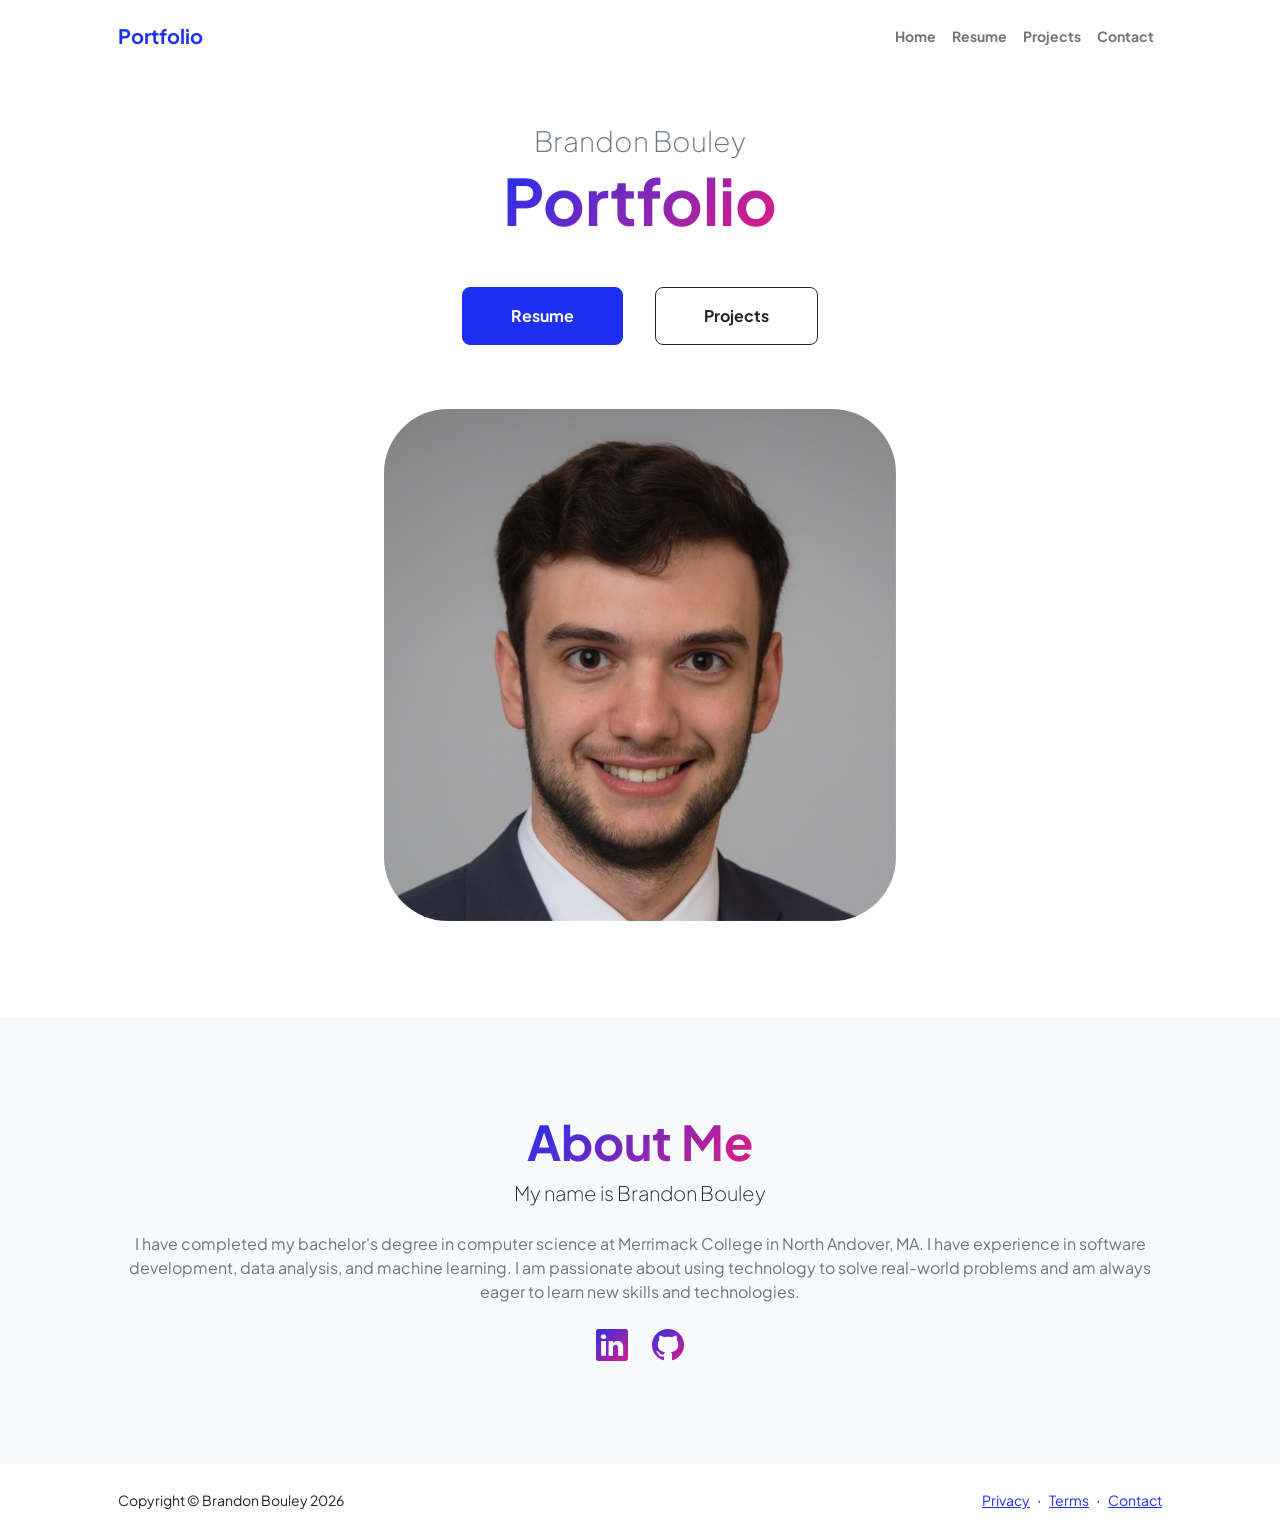
<file: index.html>
<!doctype html>
<html lang="en">
  <head>
    <meta charset="utf-8" />
    <meta
      name="viewport"
      content="width=device-width, initial-scale=1, shrink-to-fit=no"
    />
    <meta name="description" content="" />
    <meta name="author" content="" />
    <title>Personal - Start Bootstrap Theme</title>
    <!-- Favicon-->
    <link rel="icon" type="image/x-icon" href="assets/favicon.ico" />
    <!-- Custom Google font-->
    <link rel="preconnect" href="https://fonts.googleapis.com" />
    <link rel="preconnect" href="https://fonts.gstatic.com" crossorigin />
    <link
      href="https://fonts.googleapis.com/css2?family=Plus+Jakarta+Sans:wght@100;200;300;400;500;600;700;800;900&amp;display=swap"
      rel="stylesheet"
    />
    <!-- Bootstrap icons-->
    <link
      href="https://cdn.jsdelivr.net/npm/bootstrap-icons@1.8.1/font/bootstrap-icons.css"
      rel="stylesheet"
    />
    <!-- Core theme CSS (includes Bootstrap)-->
    <link href="css/styles.css" rel="stylesheet" />
  </head>
  <body class="d-flex flex-column h-100">
    <main class="flex-shrink-0">
      <!-- Navigation-->
      <nav class="navbar navbar-expand-lg navbar-light bg-white py-3">
        <div class="container px-5">
          <a class="navbar-brand" href="index.html"
            ><span class="fw-bolder text-primary">Portfolio</span></a
          >
          <button
            class="navbar-toggler"
            type="button"
            data-bs-toggle="collapse"
            data-bs-target="#navbarSupportedContent"
            aria-controls="navbarSupportedContent"
            aria-expanded="false"
            aria-label="Toggle navigation"
          >
            <span class="navbar-toggler-icon"></span>
          </button>
          <div class="collapse navbar-collapse" id="navbarSupportedContent">
            <ul class="navbar-nav ms-auto mb-2 mb-lg-0 small fw-bolder">
              <li class="nav-item">
                <a class="nav-link" href="index.html">Home</a>
              </li>
              <li class="nav-item">
                <a class="nav-link" href="resume.html">Resume</a>
              </li>
              <li class="nav-item">
                <a class="nav-link" href="projects.html">Projects</a>
              </li>
              <li class="nav-item">
                <a class="nav-link" href="contact.html">Contact</a>
              </li>
            </ul>
          </div>
        </div>
      </nav>
      <!-- Header-->
      <header class="py-5">
        <div class="container px-5 pb-5">
          <div class="row gx-5 align-items-center">
            <div class="col-xxl-5">
              <!-- Header text content-->
              <div class="text-center text-xxl-start">
                <div class="fs-3 fw-light text-muted">Brandon Bouley</div>
                <h1 class="display-3 fw-bolder mb-5">
                  <span class="text-gradient d-inline">Portfolio</span>
                </h1>
                <div
                  class="d-grid gap-3 d-sm-flex justify-content-sm-center justify-content-xxl-start mb-3"
                >
                  <a
                    class="btn btn-primary btn-lg px-5 py-3 me-sm-3 fs-6 fw-bolder"
                    href="resume.html"
                    >Resume</a
                  >
                  <a
                    class="btn btn-outline-dark btn-lg px-5 py-3 fs-6 fw-bolder"
                    href="projects.html"
                    >Projects</a
                  >
                </div>
              </div>
            </div>
            <div class="col-xxl-7">
              <!-- Header profile picture-->
              <div class="d-flex justify-content-center mt-5 mt-xxl-0">
                <div class="profile bg-gradient-primary-to-secondary">
                  <!-- TIP: For best results, use a photo with a transparent background like the demo example below-->
                  <!-- Watch a tutorial on how to do this on YouTube (link)-->
                  <img
                    class="profile-img"
                    src="./assets/linkedinProfile.jpg"
                    alt="..."
                  />
                </div>
              </div>
            </div>
          </div>
        </div>
      </header>
      <!-- About Section-->
      <section class="bg-light py-5">
        <div class="container px-5">
          <div class="row gx-5 justify-content-center">
            <div class="col-xxl-8">
              <div class="text-center my-5">
                <h2 class="display-5 fw-bolder">
                  <span class="text-gradient d-inline">About Me</span>
                </h2>
                <p class="lead fw-light mb-4">My name is Brandon Bouley</p>
                <p class="text-muted">
                  I have completed my bachelor's degree in computer science at
                  Merrimack College in North Andover, MA. I have experience in
                  software development, data analysis, and machine learning. I
                  am passionate about using technology to solve real-world
                  problems and am always eager to learn new skills and
                  technologies.
                </p>
                <div class="d-flex justify-content-center fs-2 gap-4">
                  <a
                    class="text-gradient"
                    href="https://www.linkedin.com/in/brandon-bouley/"
                    ><i class="bi bi-linkedin"></i
                  ></a>
                  <a class="text-gradient" href="https://github.com/BrandonTB22"
                    ><i class="bi bi-github"></i
                  ></a>
                </div>
              </div>
            </div>
          </div>
        </div>
      </section>
    </main>
    <!-- Footer-->
     <footer class="bg-white py-4 mt-auto">
      <div class="container px-5">
        <div
          class="row align-items-center justify-content-between flex-column flex-sm-row"
        >
          <div class="col-auto">
            <div class="small m-0">Copyright &copy; Brandon Bouley 2026</div>
          </div>
          <div class="col-auto">
            <a class="small" href="#!">Privacy</a>
            <span class="mx-1">&middot;</span>
            <a class="small" href="#!">Terms</a>
            <span class="mx-1">&middot;</span>
            <a class="small" href="#!">Contact</a>
          </div>
        </div>
      </div>
    </footer>
    <!-- Bootstrap core JS-->
    <script src="https://cdn.jsdelivr.net/npm/bootstrap@5.2.3/dist/js/bootstrap.bundle.min.js"></script>
    <!-- Core theme JS-->
    <script src="js/scripts.js"></script>
  </body>
</html>
</file>
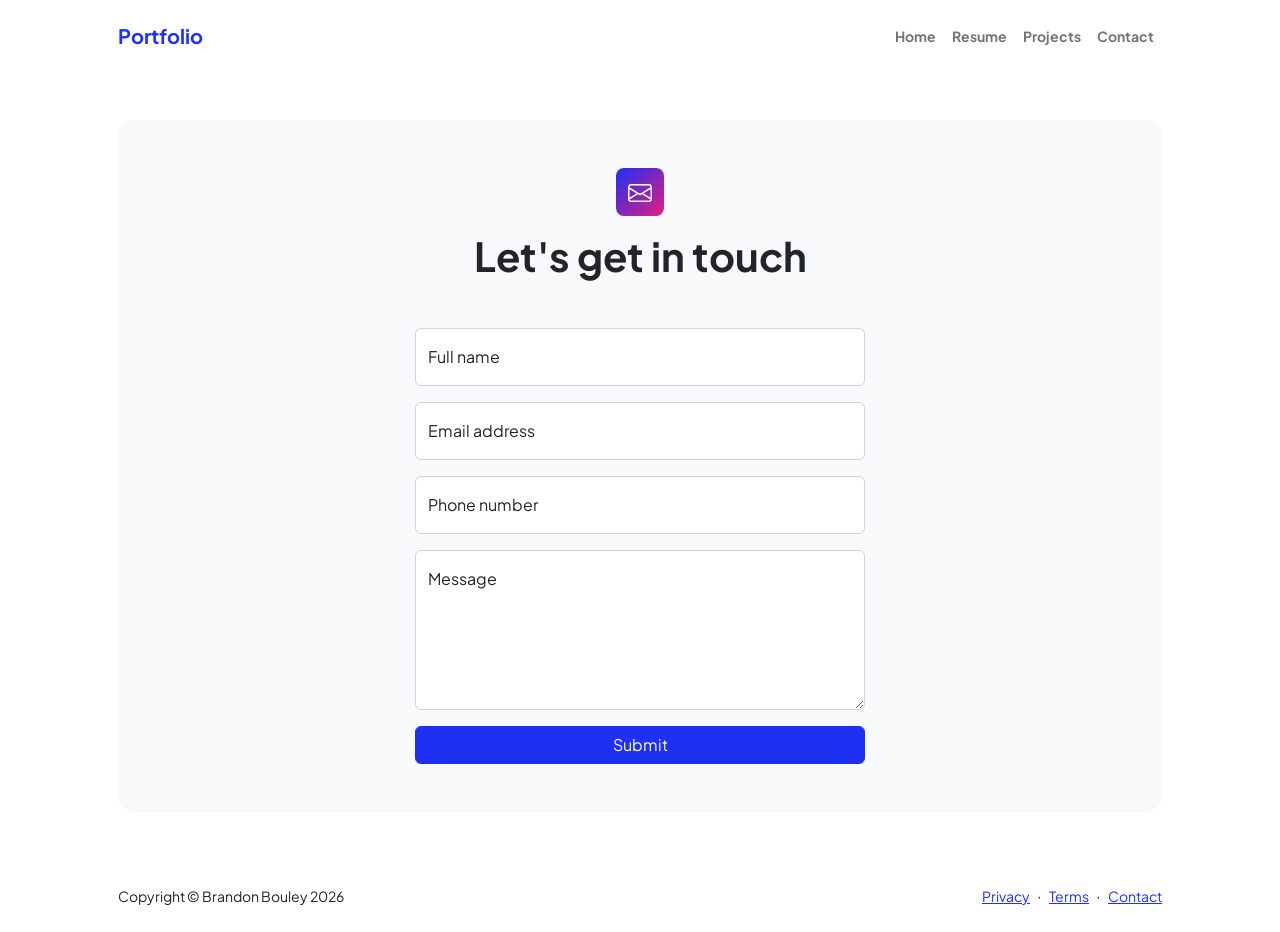
<file: contact.html>
<!doctype html>
<html lang="en">
  <head>
    <meta charset="utf-8" />
    <meta
      name="viewport"
      content="width=device-width, initial-scale=1, shrink-to-fit=no"
    />
    <meta name="description" content />
    <meta name="author" content />
    <title>Modern Business - Start Bootstrap Template</title>
    <!-- Favicon-->
    <link rel="icon" type="image/x-icon" href="assets/favicon.ico" />
    <!-- Custom Google font-->
    <link rel="preconnect" href="https://fonts.googleapis.com" />
    <link rel="preconnect" href="https://fonts.gstatic.com" crossorigin />
    <link
      href="https://fonts.googleapis.com/css2?family=Plus+Jakarta+Sans:wght@100;200;300;400;500;600;700;800;900&amp;display=swap"
      rel="stylesheet"
    />
    <!-- Bootstrap icons-->
    <link
      href="https://cdn.jsdelivr.net/npm/bootstrap-icons@1.8.1/font/bootstrap-icons.css"
      rel="stylesheet"
    />
    <!-- Core theme CSS (includes Bootstrap)-->
    <link href="css/styles.css" rel="stylesheet" />
  </head>
  <body class="d-flex flex-column">
    <main class="flex-shrink-0">
      <!-- Navigation-->
      <nav class="navbar navbar-expand-lg navbar-light bg-white py-3">
        <div class="container px-5">
          <a class="navbar-brand" href="index.html"
            ><span class="fw-bolder text-primary">Portfolio</span></a
          >
          <button
            class="navbar-toggler"
            type="button"
            data-bs-toggle="collapse"
            data-bs-target="#navbarSupportedContent"
            aria-controls="navbarSupportedContent"
            aria-expanded="false"
            aria-label="Toggle navigation"
          >
            <span class="navbar-toggler-icon"></span>
          </button>
          <div class="collapse navbar-collapse" id="navbarSupportedContent">
            <ul class="navbar-nav ms-auto mb-2 mb-lg-0 small fw-bolder">
              <li class="nav-item">
                <a class="nav-link" href="index.html">Home</a>
              </li>
              <li class="nav-item">
                <a class="nav-link" href="resume.html">Resume</a>
              </li>
              <li class="nav-item">
                <a class="nav-link" href="projects.html">Projects</a>
              </li>
              <li class="nav-item">
                <a class="nav-link" href="contact.html">Contact</a>
              </li>
            </ul>
          </div>
        </div>
      </nav>
      <!-- Page content-->
      <section class="py-5">
        <div class="container px-5">
          <!-- Contact form-->
          <div class="bg-light rounded-4 py-5 px-4 px-md-5">
            <div class="text-center mb-5">
              <div
                class="feature bg-primary bg-gradient-primary-to-secondary text-white rounded-3 mb-3"
              >
                <i class="bi bi-envelope"></i>
              </div>
              <h1 class="fw-bolder">Let's get in touch</h1>
            </div>
            <div class="row gx-5 justify-content-center">
              <div class="col-lg-8 col-xl-6">
                <!-- * * * * * * * * * * * * * * *-->
                <!-- * * SB Forms Contact Form * *-->
                <!-- * * * * * * * * * * * * * * *-->
                <!-- This form is pre-integrated with SB Forms.-->
                <!-- To make this form functional, sign up at-->
                <!-- https://startbootstrap.com/solution/contact-forms-->
                <!-- to get an API token!-->
                <form
                  id="contactForm"
                  action="https://formsubmit.co/btbouley@gmail.com"
                  method="POST"
                >
                  <!-- Name input-->
                  <div class="form-floating mb-3">
                    <input
                      class="form-control"
                      id="name"
                      type="text"
                      placeholder="Enter your name..."
                      name="name"
                      required
                    />
                    <label for="name">Full name</label>
                  </div>
                  <!-- Email address input-->
                  <div class="form-floating mb-3">
                    <input
                      class="form-control"
                      id="email"
                      type="email"
                      placeholder="name@example.com"
                      name="email"
                      required
                    />
                    <label for="email">Email address</label>
                  </div>
                  <!-- Phone number input-->
                  <div class="form-floating mb-3">
                    <input
                      class="form-control"
                      id="phone"
                      type="tel"
                      placeholder="(123) 456-7890"
                      name="number"
                      required
                    />
                    <label for="phone">Phone number</label>
                  </div>
                  <!-- Message input-->
                  <div class="form-floating mb-3">
                    <textarea
                      class="form-control"
                      id="message"
                      type="text"
                      placeholder="Enter your message here..."
                      style="height: 10rem"
                      name="message"
                      required
                    ></textarea>
                    <label for="message">Message</label>
                  </div>
                  <!-- Submit success message-->
                  <!---->
                  <!-- This is what your users will see when the form-->
                  <!-- has successfully submitted-->

                  <!-- Submit error message-->
                  <!---->
                  <!-- This is what your users will see when there is-->
                  <!-- an error submitting the form-->

                  <!-- Submit Button-->
                  <div class="d-grid">
                    <button
                      class="btn btn-primary"
                      id="submitButton"
                      type="submit"
                    >
                      Submit
                    </button>
                  </div>
                </form>
              </div>
            </div>
          </div>
        </div>
      </section>
    </main>
    <!-- Footer-->
    <footer class="bg-white py-4 mt-auto">
      <div class="container px-5">
        <div
          class="row align-items-center justify-content-between flex-column flex-sm-row"
        >
          <div class="col-auto">
            <div class="small m-0">Copyright &copy; Brandon Bouley 2026</div>
          </div>
          <div class="col-auto">
            <a class="small" href="#!">Privacy</a>
            <span class="mx-1">&middot;</span>
            <a class="small" href="#!">Terms</a>
            <span class="mx-1">&middot;</span>
            <a class="small" href="#!">Contact</a>
          </div>
        </div>
      </div>
    </footer>
    <!-- Bootstrap core JS-->
    <script src="https://cdn.jsdelivr.net/npm/bootstrap@5.2.3/dist/js/bootstrap.bundle.min.js"></script>
    <!-- Core theme JS-->
    <script src="js/scripts.js"></script>
    <!-- * * * * * * * * * * * * * * * * * * * * * * * * * * * * * * * * * * * * * * * *-->
    <!-- * *                               SB Forms JS                               * *-->
    <!-- * * Activate your form at https://startbootstrap.com/solution/contact-forms * *-->
    <!-- * * * * * * * * * * * * * * * * * * * * * * * * * * * * * * * * * * * * * * * *-->
  </body>
</html>
</file>
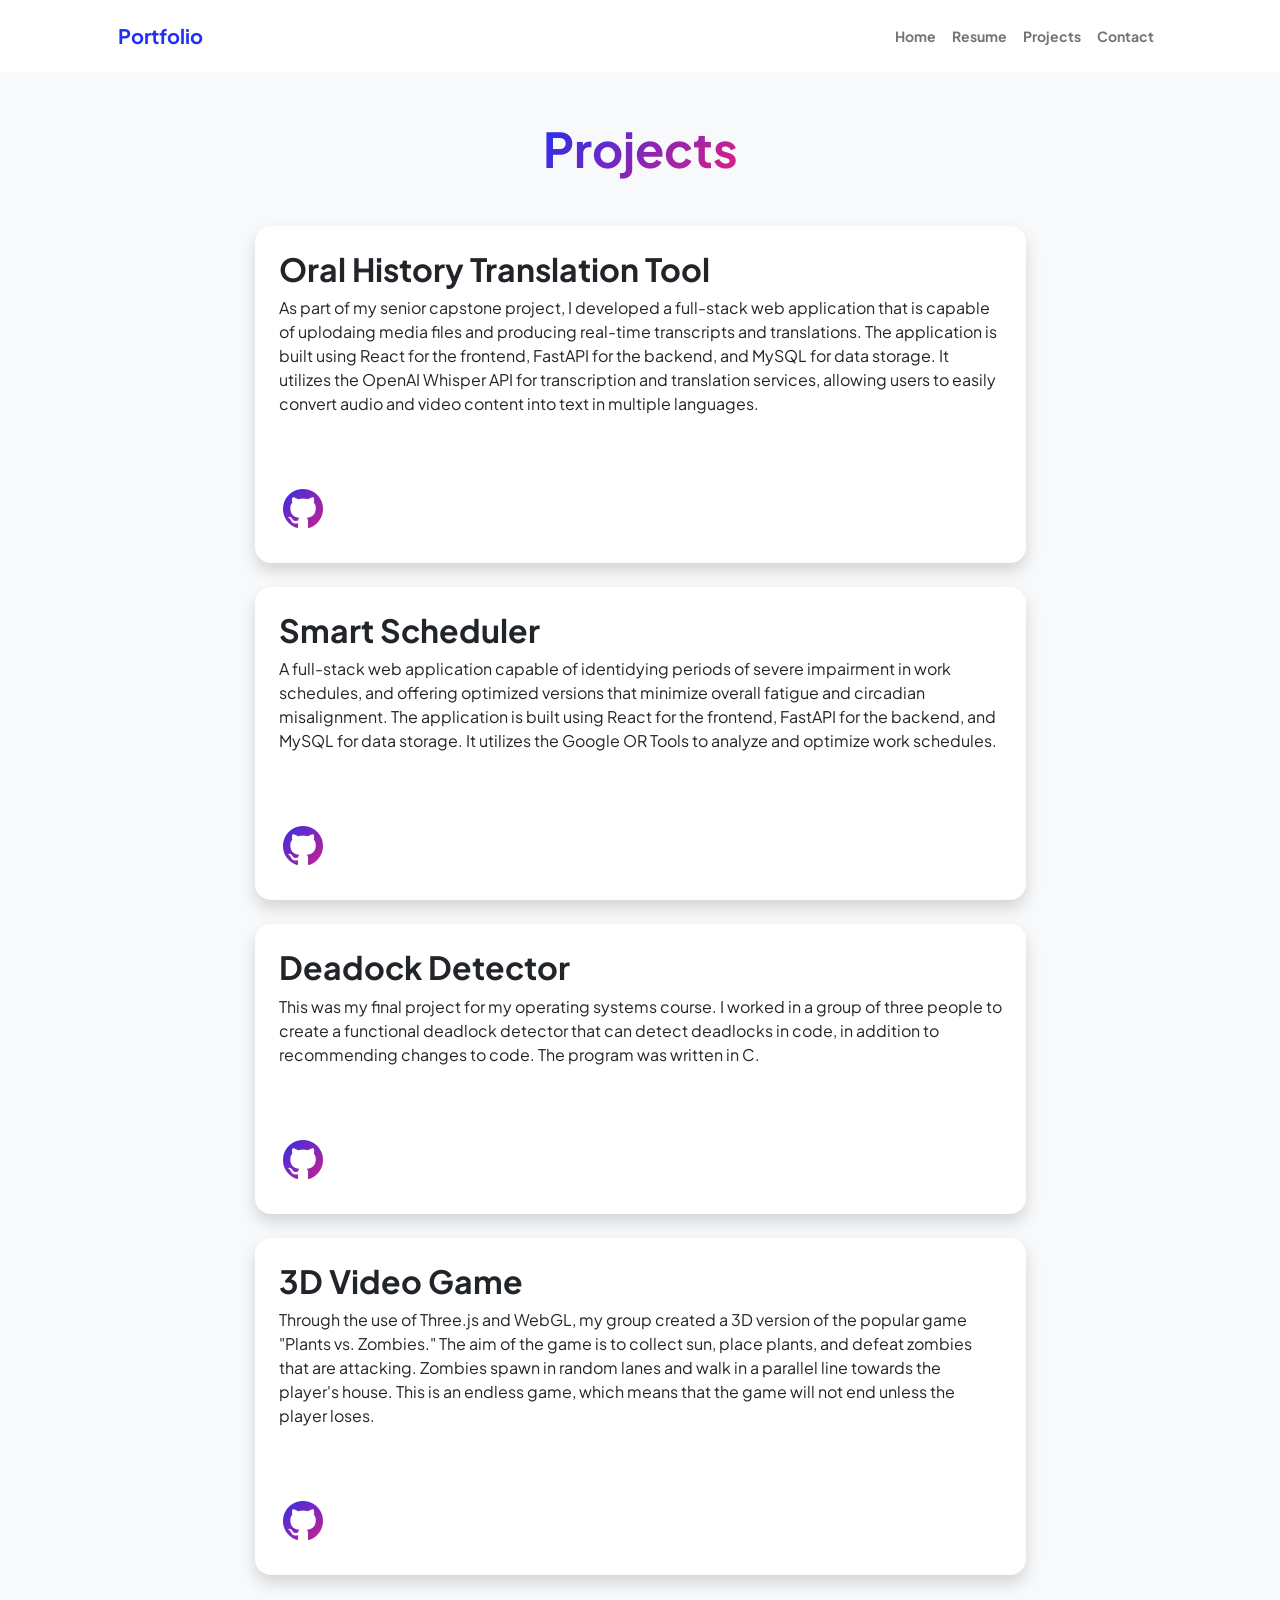
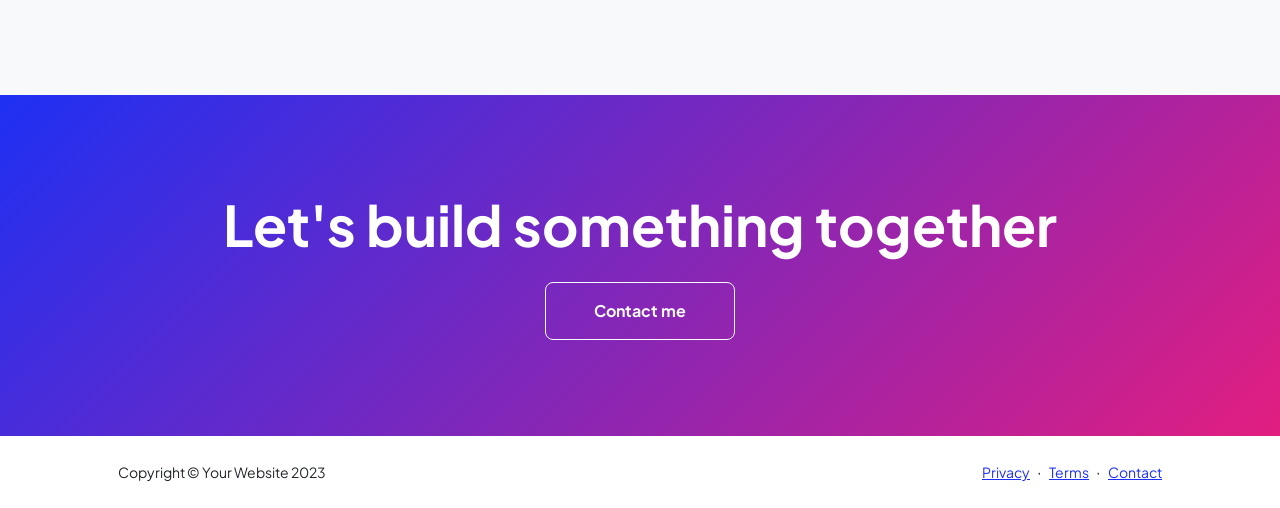
<file: projects.html>
<!doctype html>
<html lang="en">
  <head>
    <meta charset="utf-8" />
    <meta
      name="viewport"
      content="width=device-width, initial-scale=1, shrink-to-fit=no"
    />
    <meta name="description" content="" />
    <meta name="author" content="" />
    <title>Modern Business - Start Bootstrap Template</title>
    <!-- Favicon-->
    <link rel="icon" type="image/x-icon" href="assets/favicon.ico" />
    <!-- Custom Google font-->
    <link rel="preconnect" href="https://fonts.googleapis.com" />
    <link rel="preconnect" href="https://fonts.gstatic.com" crossorigin />
    <link
      href="https://fonts.googleapis.com/css2?family=Plus+Jakarta+Sans:wght@100;200;300;400;500;600;700;800;900&amp;display=swap"
      rel="stylesheet"
    />
    <!-- Bootstrap icons-->
    <link
      href="https://cdn.jsdelivr.net/npm/bootstrap-icons@1.8.1/font/bootstrap-icons.css"
      rel="stylesheet"
    />
    <!-- Core theme CSS (includes Bootstrap)-->
    <link href="css/styles.css" rel="stylesheet" />
  </head>
  <body class="d-flex flex-column h-100 bg-light">
    <main class="flex-shrink-0">
      <!-- Navigation-->
      <nav class="navbar navbar-expand-lg navbar-light bg-white py-3">
        <div class="container px-5">
          <a class="navbar-brand" href="index.html"
            ><span class="fw-bolder text-primary">Portfolio</span></a
          >
          <button
            class="navbar-toggler"
            type="button"
            data-bs-toggle="collapse"
            data-bs-target="#navbarSupportedContent"
            aria-controls="navbarSupportedContent"
            aria-expanded="false"
            aria-label="Toggle navigation"
          >
            <span class="navbar-toggler-icon"></span>
          </button>
          <div class="collapse navbar-collapse" id="navbarSupportedContent">
            <ul class="navbar-nav ms-auto mb-2 mb-lg-0 small fw-bolder">
              <li class="nav-item">
                <a class="nav-link" href="index.html">Home</a>
              </li>
              <li class="nav-item">
                <a class="nav-link" href="resume.html">Resume</a>
              </li>
              <li class="nav-item">
                <a class="nav-link" href="projects.html">Projects</a>
              </li>
              <li class="nav-item">
                <a class="nav-link" href="contact.html">Contact</a>
              </li>
            </ul>
          </div>
        </div>
      </nav>
      <!-- Projects Section-->
      <section class="py-5">
        <div class="container px-5 mb-5">
          <div class="text-center mb-5">
            <h1 class="display-5 fw-bolder mb-0">
              <span class="text-gradient d-inline">Projects</span>
            </h1>
          </div>
          <div class="row gx-5 justify-content-center">
            <div class="col-lg-11 col-xl-9 col-xxl-8">
              <!-- Project Card 1-->
              <div class="card overflow-hidden shadow rounded-4 border-0">
                <div class="card-body p-0">
                  <div class="d-flex align-items-center">
                    <div class="p-4">
                      <h2 class="fw-bolder">Oral History Translation Tool</h2>
                      <p>
                        As part of my senior capstone project, I developed a
                        full-stack web application that is capable of uplodaing
                        media files and producing real-time transcripts and
                        translations. The application is built using React for
                        the frontend, FastAPI for the backend, and MySQL for
                        data storage. It utilizes the OpenAI Whisper API for
                        transcription and translation services, allowing users
                        to easily convert audio and video content into text in
                        multiple languages.
                      </p>
                    </div>
                  </div>
                </div>
                <div class="d-flex justify-content-left fs-2 gap-4 p-4">
                  <a
                    class="text-gradient p-1"
                    data-toggle="tooltip"
                    data-placement="top"
                    title="View on GitHub"
                    href="https://github.com/BrandonTB22"
                    ><i class="bi bi-github h1"></i
                  ></a>
                </div>
              </div>
              <br />

              <!-- Project Card 2-->
              <div class="card overflow-hidden shadow rounded-4 border-0">
                <div class="card-body p-0">
                  <div class="d-flex align-items-center">
                    <div class="p-4">
                      <h2 class="fw-bolder">Smart Scheduler</h2>
                      <p>
                        A full-stack web application capable of identidying
                        periods of severe impairment in work schedules, and
                        offering optimized versions that minimize overall
                        fatigue and circadian misalignment. The application is
                        built using React for the frontend, FastAPI for the
                        backend, and MySQL for data storage. It utilizes the
                        Google OR Tools to analyze and optimize work schedules.
                      </p>
                    </div>
                  </div>
                </div>
                <div class="d-flex justify-content-left fs-2 gap-4 p-4">
                  <a
                    class="text-gradient p-1"
                    data-toggle="tooltip"
                    data-placement="top"
                    title="View on GitHub"
                    href="https://github.com/BrandonTB22"
                    ><i class="bi bi-github h1"></i
                  ></a>
                </div>
              </div>
              <br />
              <!-- Project Card 1-->
              <div class="card overflow-hidden shadow rounded-4 border-0">
                <div class="card-body p-0">
                  <div class="d-flex align-items-center">
                    <div class="p-4">
                      <h2 class="fw-bolder">Deadock Detector</h2>
                      <p>
                        This was my final project for my operating systems
                        course. I worked in a group of three people to create a
                        functional deadlock detector that can detect deadlocks
                        in code, in addition to recommending changes to code.
                        The program was written in C.
                      </p>
                    </div>
                  </div>
                </div>
                <div class="d-flex justify-content-left fs-2 gap-4 p-4">
                  <a
                    class="text-gradient p-1"
                    data-toggle="tooltip"
                    data-placement="top"
                    title="View on GitHub"
                    href="https://github.com/BrandonTB22"
                    ><i class="bi bi-github h1"></i
                  ></a>
                </div>
              </div>
              <br />

              <!-- Project Card 1-->
              <div class="card overflow-hidden shadow rounded-4 border-0">
                <div class="card-body p-0">
                  <div class="d-flex align-items-center">
                    <div class="p-4">
                      <h2 class="fw-bolder">3D Video Game</h2>
                      <p>
                        Through the use of Three.js and WebGL, my group created
                        a 3D version of the popular game "Plants vs. Zombies."
                        The aim of the game is to collect sun, place plants, and
                        defeat zombies that are attacking. Zombies spawn in
                        random lanes and walk in a parallel line towards the
                        player's house. This is an endless game, which means
                        that the game will not end unless the player loses.
                      </p>
                    </div>
                  </div>
                </div>
                <div class="d-flex justify-content-left fs-2 gap-4 p-4">
                  <a
                    class="text-gradient p-1"
                    data-toggle="tooltip"
                    data-placement="top"
                    title="View on GitHub"
                    href="https://github.com/BrandonTB22"
                    ><i class="bi bi-github h1"></i
                  ></a>
                </div>
              </div>
              <br />
            </div>
          </div>
        </div>
      </section>
      <!-- Call to action section-->
      <section class="py-5 bg-gradient-primary-to-secondary text-white">
        <div class="container px-5 my-5">
          <div class="text-center">
            <h2 class="display-4 fw-bolder mb-4">
              Let's build something together
            </h2>
            <a
              class="btn btn-outline-light btn-lg px-5 py-3 fs-6 fw-bolder"
              href="contact.html"
              >Contact me</a
            >
          </div>
        </div>
      </section>
    </main>
    <!-- Footer-->
    <footer class="bg-white py-4 mt-auto">
      <div class="container px-5">
        <div
          class="row align-items-center justify-content-between flex-column flex-sm-row"
        >
          <div class="col-auto">
            <div class="small m-0">Copyright &copy; Your Website 2023</div>
          </div>
          <div class="col-auto">
            <a class="small" href="#!">Privacy</a>
            <span class="mx-1">&middot;</span>
            <a class="small" href="#!">Terms</a>
            <span class="mx-1">&middot;</span>
            <a class="small" href="#!">Contact</a>
          </div>
        </div>
      </div>
    </footer>
    <!-- Bootstrap core JS-->
    <script src="https://cdn.jsdelivr.net/npm/bootstrap@5.2.3/dist/js/bootstrap.bundle.min.js"></script>
    <!-- Core theme JS-->
    <script src="js/scripts.js"></script>
  </body>
</html>
</file>
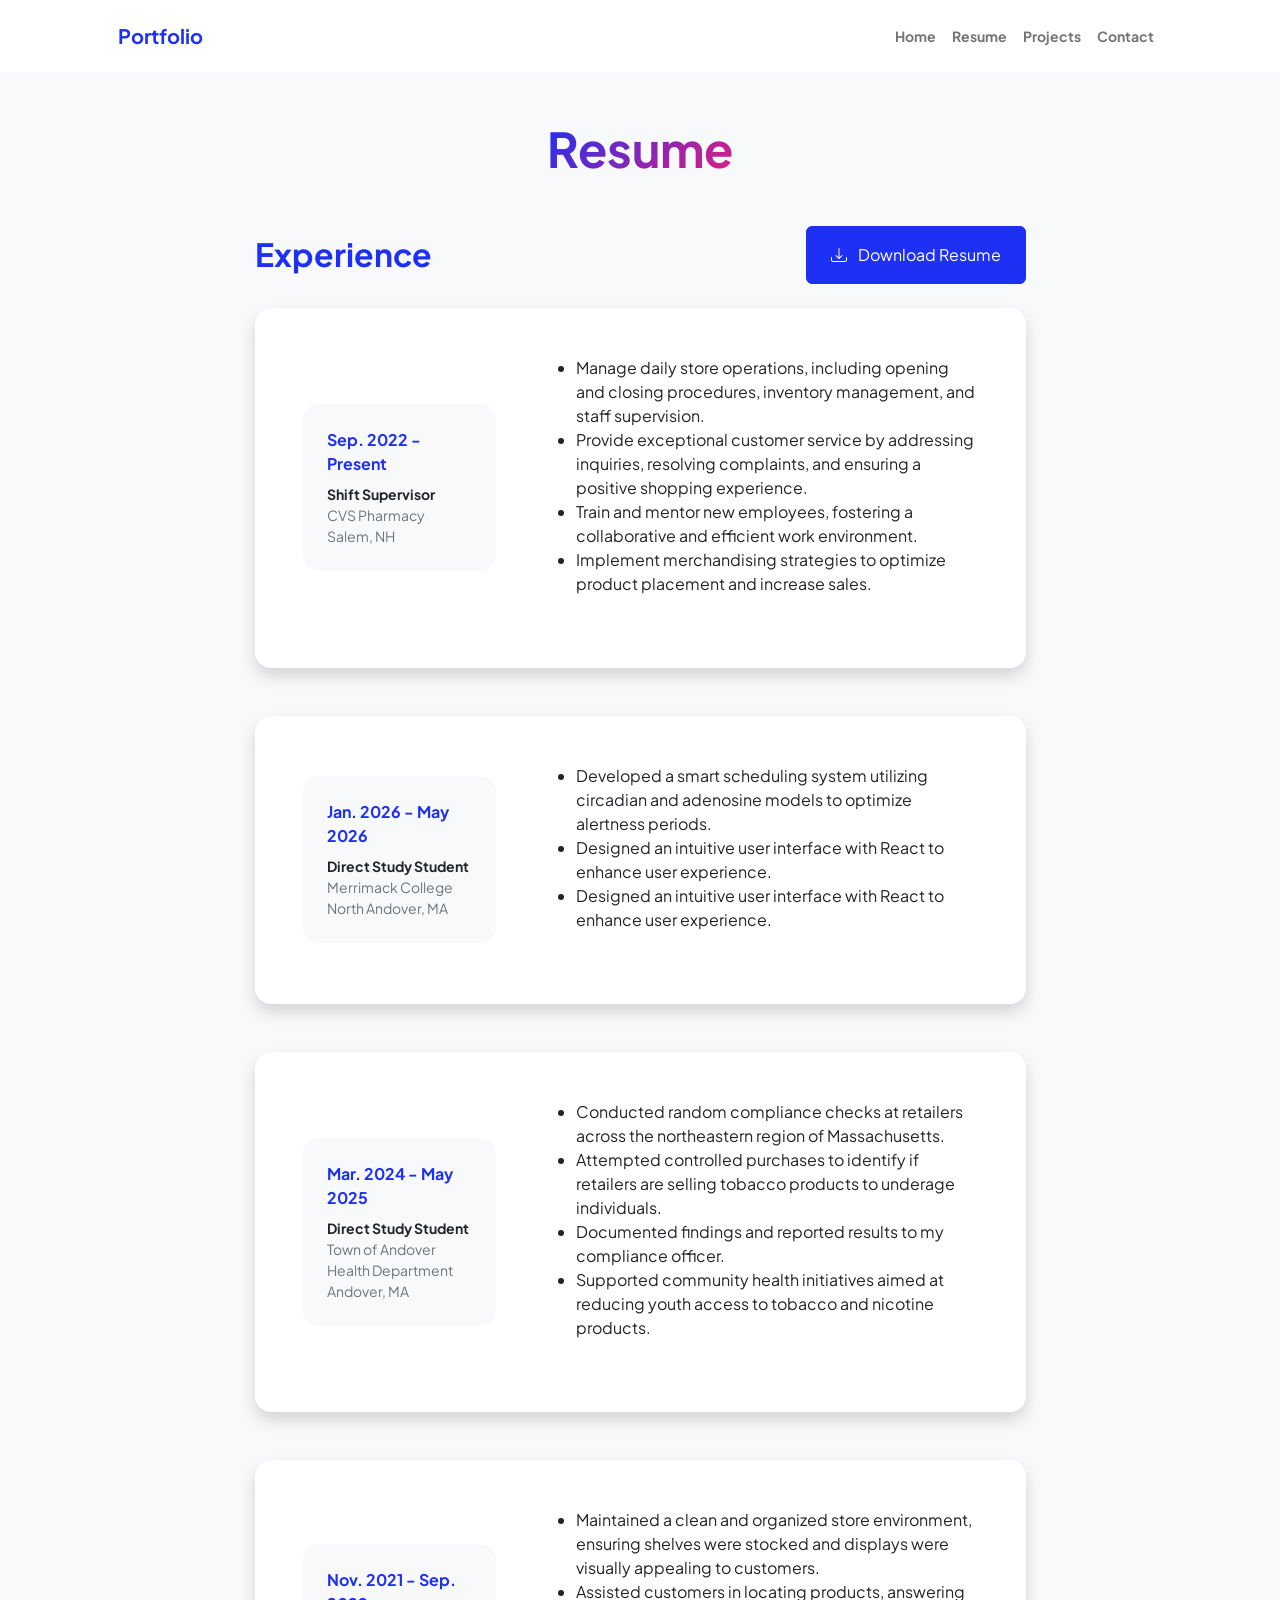
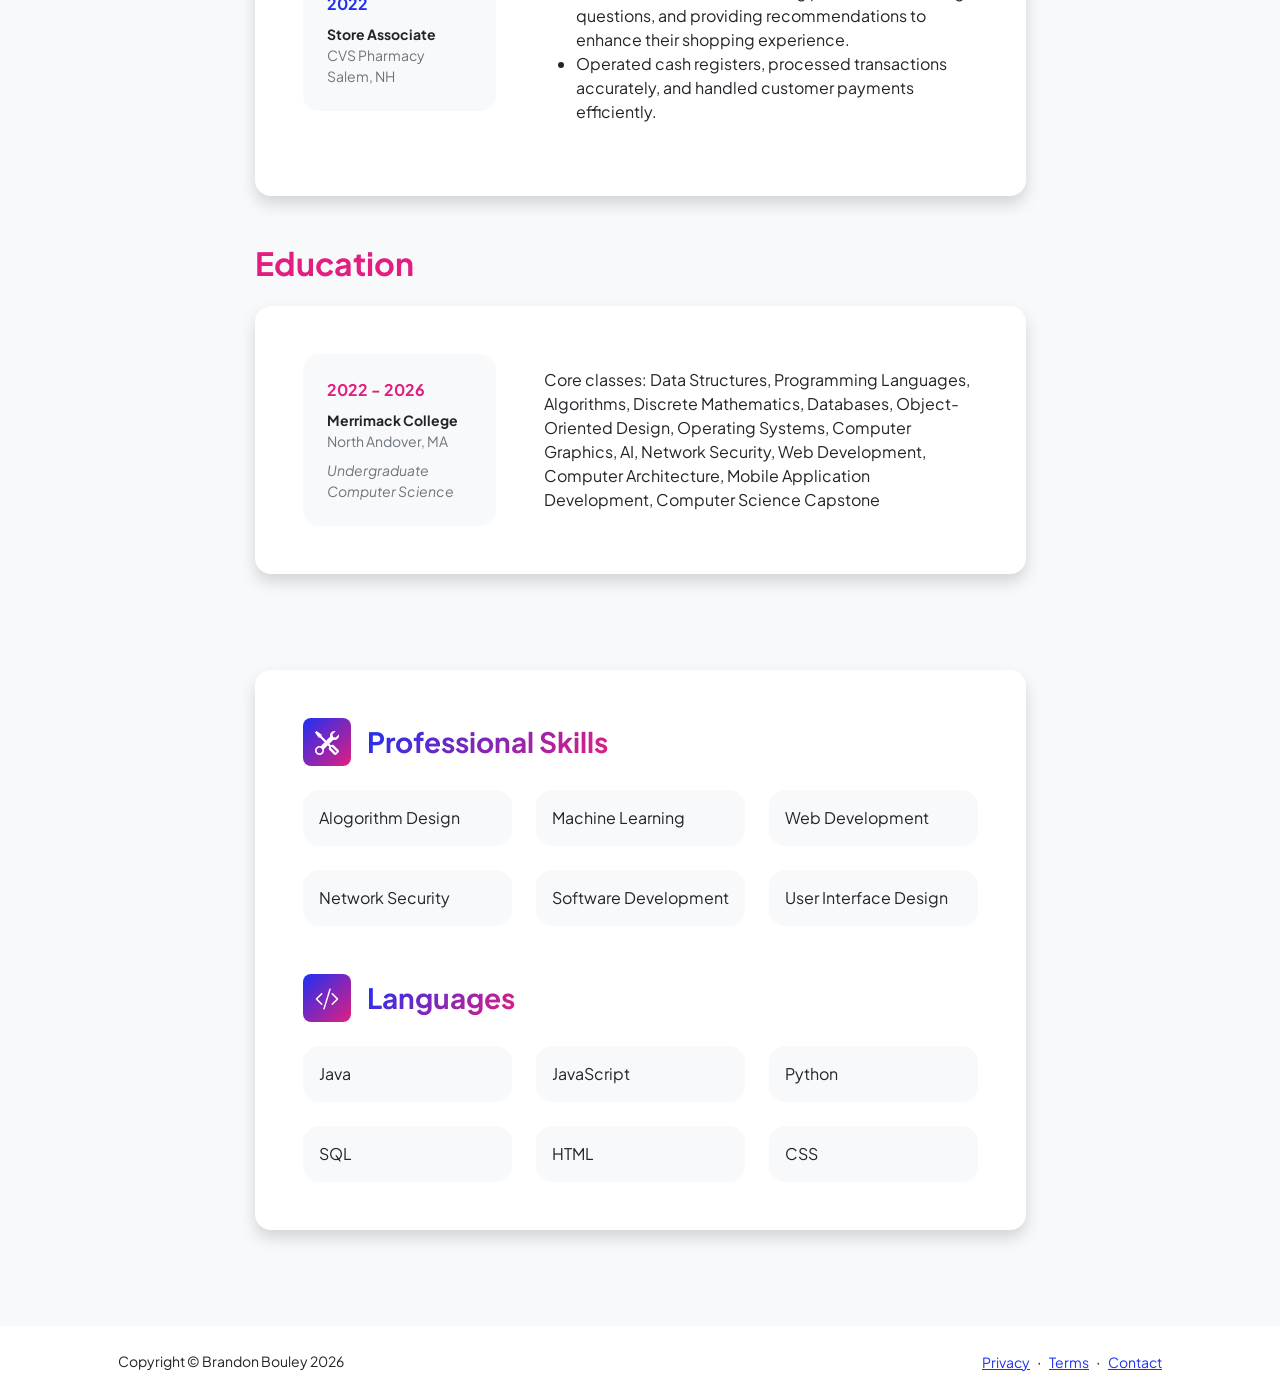
<file: resume.html>
<!doctype html>
<html lang="en">
  <head>
    <meta charset="utf-8" />
    <meta
      name="viewport"
      content="width=device-width, initial-scale=1, shrink-to-fit=no"
    />
    <meta name="description" content="" />
    <meta name="author" content="" />
    <title>Personal - Start Bootstrap Template</title>
    <!-- Favicon-->
    <link rel="icon" type="image/x-icon" href="assets/favicon.ico" />
    <!-- Custom Google font-->
    <link rel="preconnect" href="https://fonts.googleapis.com" />
    <link rel="preconnect" href="https://fonts.gstatic.com" crossorigin />
    <link
      href="https://fonts.googleapis.com/css2?family=Plus+Jakarta+Sans:wght@100;200;300;400;500;600;700;800;900&amp;display=swap"
      rel="stylesheet"
    />
    <!-- Bootstrap icons-->
    <link
      href="https://cdn.jsdelivr.net/npm/bootstrap-icons@1.8.1/font/bootstrap-icons.css"
      rel="stylesheet"
    />
    <!-- Core theme CSS (includes Bootstrap)-->
    <link href="css/styles.css" rel="stylesheet" />
  </head>
  <body class="d-flex flex-column h-100 bg-light">
    <main class="flex-shrink-0">
      <!-- Navigation-->
      <nav class="navbar navbar-expand-lg navbar-light bg-white py-3">
        <div class="container px-5">
          <a class="navbar-brand" href="index.html"
            ><span class="fw-bolder text-primary">Portfolio</span></a
          >
          <button
            class="navbar-toggler"
            type="button"
            data-bs-toggle="collapse"
            data-bs-target="#navbarSupportedContent"
            aria-controls="navbarSupportedContent"
            aria-expanded="false"
            aria-label="Toggle navigation"
          >
            <span class="navbar-toggler-icon"></span>
          </button>
          <div class="collapse navbar-collapse" id="navbarSupportedContent">
            <ul class="navbar-nav ms-auto mb-2 mb-lg-0 small fw-bolder">
              <li class="nav-item">
                <a class="nav-link" href="index.html">Home</a>
              </li>
              <li class="nav-item">
                <a class="nav-link" href="resume.html">Resume</a>
              </li>
              <li class="nav-item">
                <a class="nav-link" href="projects.html">Projects</a>
              </li>
              <li class="nav-item">
                <a class="nav-link" href="contact.html">Contact</a>
              </li>
            </ul>
          </div>
        </div>
      </nav>
      <!-- Page Content-->
      <div class="container px-5 my-5">
        <div class="text-center mb-5">
          <h1 class="display-5 fw-bolder mb-0">
            <span class="text-gradient d-inline">Resume</span>
          </h1>
        </div>
        <div class="row gx-5 justify-content-center">
          <div class="col-lg-11 col-xl-9 col-xxl-8">
            <!-- Experience Section-->
            <section>
              <div
                class="d-flex align-items-center justify-content-between mb-4"
              >
                <h2 class="text-primary fw-bolder mb-0">Experience</h2>
                <!-- Download resume button-->
                <!-- Note: Set the link href target to a PDF file within your project-->
                <a class="btn btn-primary px-4 py-3" href="./assets/resume.pdf">
                  <div class="d-inline-block bi bi-download me-2"></div>
                  Download Resume
                </a>
              </div>
              <!-- Experience Card 1-->
              <div class="card shadow border-0 rounded-4 mb-5">
                <div class="card-body p-5">
                  <div class="row align-items-center gx-5">
                    <div class="col text-center text-lg-start mb-4 mb-lg-0">
                      <div class="bg-light p-4 rounded-4">
                        <div class="text-primary fw-bolder mb-2">
                          Sep. 2022 - Present
                        </div>
                        <div class="small fw-bolder">Shift Supervisor</div>
                        <div class="small text-muted">CVS Pharmacy</div>
                        <div class="small text-muted">Salem, NH</div>
                      </div>
                    </div>
                    <div class="col-lg-8">
                      <div>
                        <ul class="mb-4">
                          <li>
                            Manage daily store operations, including opening and
                            closing procedures, inventory management, and staff
                            supervision.
                          </li>
                          <li>
                            Provide exceptional customer service by addressing
                            inquiries, resolving complaints, and ensuring a
                            positive shopping experience.
                          </li>
                          <li>
                            Train and mentor new employees, fostering a
                            collaborative and efficient work environment.
                          </li>
                          <li>
                            Implement merchandising strategies to optimize
                            product placement and increase sales.
                          </li>
                        </ul>
                      </div>
                    </div>
                  </div>
                </div>
              </div>
              <!-- Experience Card 2-->
              <div class="card shadow border-0 rounded-4 mb-5">
                <div class="card-body p-5">
                  <div class="row align-items-center gx-5">
                    <div class="col text-center text-lg-start mb-4 mb-lg-0">
                      <div class="bg-light p-4 rounded-4">
                        <div class="text-primary fw-bolder mb-2">
                          Jan. 2026 - May 2026
                        </div>
                        <div class="small fw-bolder">Direct Study Student</div>
                        <div class="small text-muted">Merrimack College</div>
                        <div class="small text-muted">North Andover, MA</div>
                      </div>
                    </div>
                    <div class="col-lg-8">
                      <div>
                        <ul class="mb-4">
                          <li>
                            Developed a smart scheduling system utilizing
                            circadian and adenosine models to optimize alertness
                            periods.
                          </li>
                          <li>
                            Designed an intuitive user interface with React to
                            enhance user experience.
                          </li>
                          <li>
                            Designed an intuitive user interface with React to
                            enhance user experience.
                          </li>
                        </ul>
                      </div>
                    </div>
                  </div>
                </div>
              </div>

              <!-- Experience Card 2-->
              <div class="card shadow border-0 rounded-4 mb-5">
                <div class="card-body p-5">
                  <div class="row align-items-center gx-5">
                    <div class="col text-center text-lg-start mb-4 mb-lg-0">
                      <div class="bg-light p-4 rounded-4">
                        <div class="text-primary fw-bolder mb-2">
                          Mar. 2024 - May 2025
                        </div>
                        <div class="small fw-bolder">Direct Study Student</div>
                        <div class="small text-muted">
                          Town of Andover Health Department
                        </div>
                        <div class="small text-muted">Andover, MA</div>
                      </div>
                    </div>
                    <div class="col-lg-8">
                      <div>
                        <ul class="mb-4">
                          <li>
                            Conducted random compliance checks at retailers
                            across the northeastern region of Massachusetts.
                          </li>
                          <li>
                            Attempted controlled purchases to identify if
                            retailers are selling tobacco products to underage
                            individuals.
                          </li>
                          <li>
                            Documented findings and reported results to my
                            compliance officer.
                          </li>

                          <li>
                            Supported community health initiatives aimed at
                            reducing youth access to tobacco and nicotine
                            products.
                          </li>
                        </ul>
                      </div>
                    </div>
                  </div>
                </div>
              </div>

              <!-- Experience Card 1-->
              <div class="card shadow border-0 rounded-4 mb-5">
                <div class="card-body p-5">
                  <div class="row align-items-center gx-5">
                    <div class="col text-center text-lg-start mb-4 mb-lg-0">
                      <div class="bg-light p-4 rounded-4">
                        <div class="text-primary fw-bolder mb-2">
                          Nov. 2021 - Sep. 2022
                        </div>
                        <div class="small fw-bolder">Store Associate</div>
                        <div class="small text-muted">CVS Pharmacy</div>
                        <div class="small text-muted">Salem, NH</div>
                      </div>
                    </div>
                    <div class="col-lg-8">
                      <div>
                        <ul class="mb-4">
                          <li>
                            Maintained a clean and organized store environment,
                            ensuring shelves were stocked and displays were
                            visually appealing to customers.
                          </li>
                          <li>
                            Assisted customers in locating products, answering
                            questions, and providing recommendations to enhance
                            their shopping experience.
                          </li>
                          <li>
                            Operated cash registers, processed transactions
                            accurately, and handled customer payments
                            efficiently.
                          </li>
                        </ul>
                      </div>
                    </div>
                  </div>
                </div>
              </div>
            </section>
            <!-- Education Section-->
            <section>
              <h2 class="text-secondary fw-bolder mb-4">Education</h2>
              <!-- Education Card 1-->
              <div class="card shadow border-0 rounded-4 mb-5">
                <div class="card-body p-5">
                  <div class="row align-items-center gx-5">
                    <div class="col text-center text-lg-start mb-4 mb-lg-0">
                      <div class="bg-light p-4 rounded-4">
                        <div class="text-secondary fw-bolder mb-2">
                          2022 - 2026
                        </div>
                        <div class="mb-2">
                          <div class="small fw-bolder">Merrimack College</div>
                          <div class="small text-muted">North Andover, MA</div>
                        </div>
                        <div class="fst-italic">
                          <div class="small text-muted">Undergraduate</div>
                          <div class="small text-muted">Computer Science</div>
                        </div>
                      </div>
                    </div>
                    <div class="col-lg-8">
                      <div>
                        Core classes: Data Structures, Programming Languages,
                        Algorithms, Discrete Mathematics, Databases,
                        Object-Oriented Design, Operating Systems, Computer
                        Graphics, AI, Network Security, Web Development,
                        Computer Architecture, Mobile Application Development,
                        Computer Science Capstone
                      </div>
                    </div>
                  </div>
                </div>
              </div>
            </section>
            <!-- Divider-->
            <div class="pb-5"></div>
            <!-- Skills Section-->
            <section>
              <!-- Skillset Card-->
              <div class="card shadow border-0 rounded-4 mb-5">
                <div class="card-body p-5">
                  <!-- Professional skills list-->
                  <div class="mb-5">
                    <div class="d-flex align-items-center mb-4">
                      <div
                        class="feature bg-primary bg-gradient-primary-to-secondary text-white rounded-3 me-3"
                      >
                        <i class="bi bi-tools"></i>
                      </div>
                      <h3 class="fw-bolder mb-0">
                        <span class="text-gradient d-inline"
                          >Professional Skills</span
                        >
                      </h3>
                    </div>
                    <div class="row row-cols-1 row-cols-md-3 mb-4">
                      <div class="col mb-4 mb-md-0">
                        <div
                          class="d-flex align-items-center bg-light rounded-4 p-3 h-100"
                        >
                          Alogorithm Design
                        </div>
                      </div>
                      <div class="col mb-4 mb-md-0">
                        <div
                          class="d-flex align-items-center bg-light rounded-4 p-3 h-100"
                        >
                          Machine Learning
                        </div>
                      </div>
                      <div class="col">
                        <div
                          class="d-flex align-items-center bg-light rounded-4 p-3 h-100"
                        >
                          Web Development
                        </div>
                      </div>
                    </div>
                    <div class="row row-cols-1 row-cols-md-3">
                      <div class="col mb-4 mb-md-0">
                        <div
                          class="d-flex align-items-center bg-light rounded-4 p-3 h-100"
                        >
                          Network Security
                        </div>
                      </div>
                      <div class="col mb-4 mb-md-0">
                        <div
                          class="d-flex align-items-center bg-light rounded-4 p-3 h-100"
                        >
                          Software Development
                        </div>
                      </div>
                      <div class="col">
                        <div
                          class="d-flex align-items-center bg-light rounded-4 p-3 h-100"
                        >
                          User Interface Design
                        </div>
                      </div>
                    </div>
                  </div>
                  <!-- Languages list-->
                  <div class="mb-0">
                    <div class="d-flex align-items-center mb-4">
                      <div
                        class="feature bg-primary bg-gradient-primary-to-secondary text-white rounded-3 me-3"
                      >
                        <i class="bi bi-code-slash"></i>
                      </div>
                      <h3 class="fw-bolder mb-0">
                        <span class="text-gradient d-inline">Languages</span>
                      </h3>
                    </div>
                    <div class="row row-cols-1 row-cols-md-3 mb-4">
                      <div class="col mb-4 mb-md-0">
                        <div
                          class="d-flex align-items-center bg-light rounded-4 p-3 h-100"
                        >
                          Java
                        </div>
                      </div>
                      <div class="col mb-4 mb-md-0">
                        <div
                          class="d-flex align-items-center bg-light rounded-4 p-3 h-100"
                        >
                          JavaScript
                        </div>
                      </div>
                      <div class="col">
                        <div
                          class="d-flex align-items-center bg-light rounded-4 p-3 h-100"
                        >
                          Python
                        </div>
                      </div>
                    </div>
                    <div class="row row-cols-1 row-cols-md-3">
                      <div class="col mb-4 mb-md-0">
                        <div
                          class="d-flex align-items-center bg-light rounded-4 p-3 h-100"
                        >
                          SQL
                        </div>
                      </div>
                      <div class="col mb-4 mb-md-0">
                        <div
                          class="d-flex align-items-center bg-light rounded-4 p-3 h-100"
                        >
                          HTML
                        </div>
                      </div>
                      <div class="col">
                        <div
                          class="d-flex align-items-center bg-light rounded-4 p-3 h-100"
                        >
                          CSS
                        </div>
                      </div>
                    </div>
                  </div>
                </div>
              </div>
            </section>
          </div>
        </div>
      </div>
    </main>
    <!-- Footer-->
    <footer class="bg-white py-4 mt-auto">
      <div class="container px-5">
        <div
          class="row align-items-center justify-content-between flex-column flex-sm-row"
        >
          <div class="col-auto">
            <div class="small m-0">Copyright &copy; Brandon Bouley 2026</div>
          </div>
          <div class="col-auto">
            <a class="small" href="#!">Privacy</a>
            <span class="mx-1">&middot;</span>
            <a class="small" href="#!">Terms</a>
            <span class="mx-1">&middot;</span>
            <a class="small" href="#!">Contact</a>
          </div>
        </div>
      </div>
    </footer>
    <!-- Bootstrap core JS-->
    <script src="https://cdn.jsdelivr.net/npm/bootstrap@5.2.3/dist/js/bootstrap.bundle.min.js"></script>
    <!-- Core theme JS-->
    <script src="js/scripts.js"></script>
  </body>
</html>
</file>
